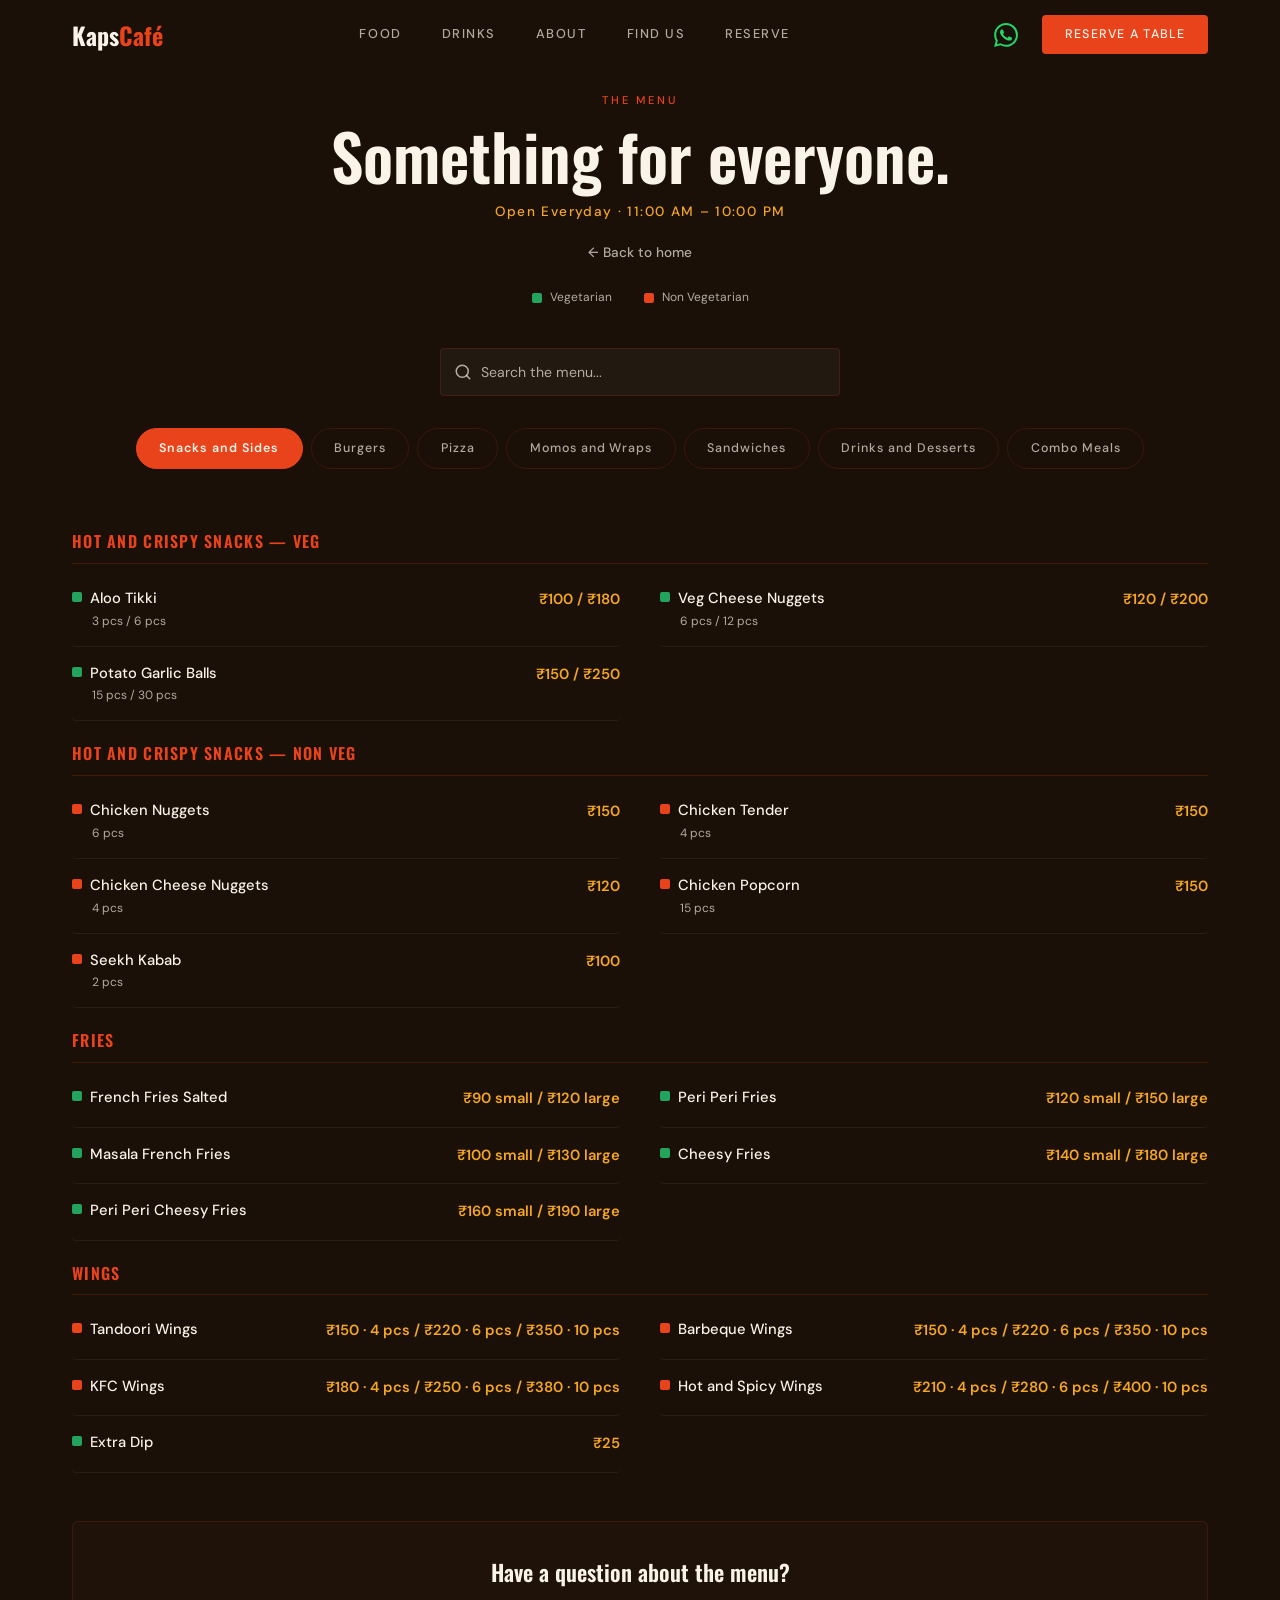
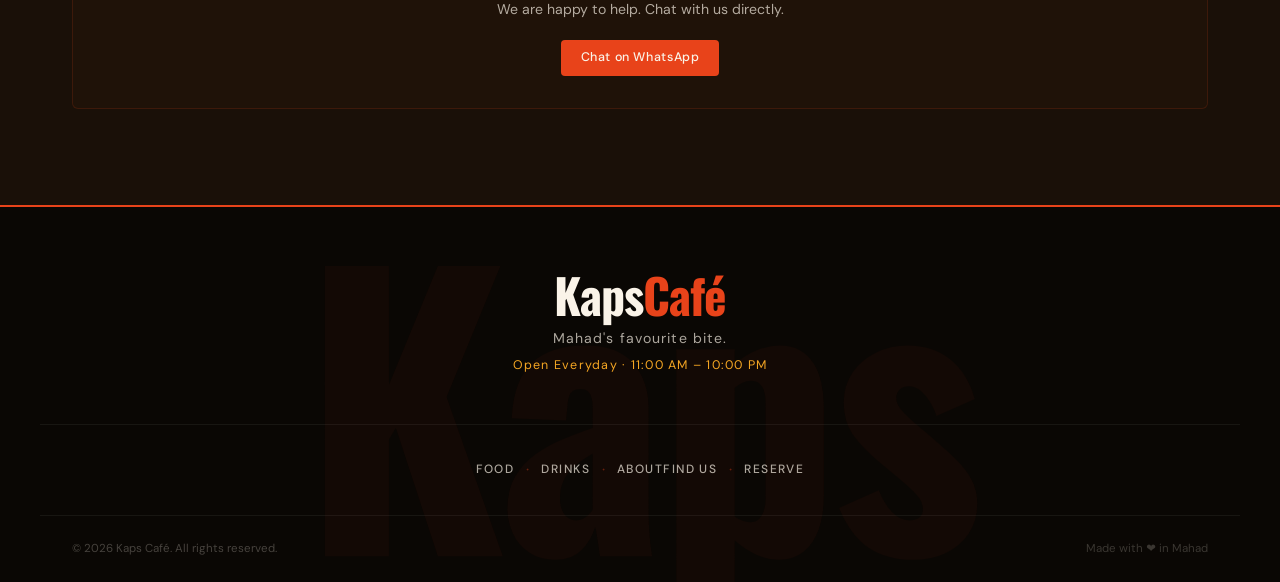
<file: menu.html>
<!DOCTYPE html>
<html lang="en">
<head>
  <meta charset="UTF-8">
  <meta name="viewport" content="width=device-width, initial-scale=1.0">
  <title>Menu — Kaps Café | Burgers, Pizza, Momos, Drinks and More</title>

  <meta name="description" content="Browse the full Kaps Café menu in Mahad — burgers, pizza, momos, shawarma, wraps, shakes, combos and more. Open everyday 11:00 AM to 10:00 PM.">
  <meta name="robots" content="index, follow">
  <meta name="theme-color" content="#E8431A">

  <meta property="og:type" content="website">
  <meta property="og:site_name" content="Kaps Café">
  <meta property="og:title" content="Menu — Kaps Café Mahad">
  <meta property="og:description" content="Full menu: burgers, pizza, momos, drinks, combos and more at Kaps Café, Mahad.">
  <meta property="og:url" content="https://www.kapscafe.in/menu.html">
  <meta property="og:image" content="https://images.unsplash.com/photo-1568901346375-23c9450c58cd?w=1200&q=80">

  <link rel="canonical" href="https://www.kapscafe.in/menu.html">

  <link rel="icon" href="data:image/svg+xml,%3Csvg xmlns='http://www.w3.org/2000/svg' viewBox='0 0 32 32'%3E%3Crect width='32' height='32' rx='6' fill='%230F0A08'/%3E%3Ctext x='16' y='23' text-anchor='middle' font-family='Arial,sans-serif' font-size='20' font-weight='700' fill='%23E8431A'%3EK%3C/text%3E%3C/svg%3E" type="image/svg+xml">

  <link rel="preconnect" href="https://fonts.googleapis.com">
  <link rel="preconnect" href="https://fonts.gstatic.com" crossorigin>

  <link rel="stylesheet" href="assets/css/variables.css">
  <link rel="stylesheet" href="assets/css/base.css">
  <link rel="stylesheet" href="assets/css/nav.css">
  <link rel="stylesheet" href="assets/css/menu.css">
  <link rel="stylesheet" href="assets/css/footer.css">
  <link rel="stylesheet" href="assets/css/responsive.css">
</head>
<body class="page-menu">

  <a href="#menu" class="skip-link">Skip to menu</a>

  <header class="nav" id="nav" role="navigation" aria-label="Main navigation">
    <div class="nav__inner">
      <a href="index.html" class="nav__logo" id="nav-logo" aria-label="Kaps Café — back to home">
        <span class="nav__logo-kaps">Kaps</span><span class="nav__logo-cafe"> Café</span>
      </a>

      <nav class="nav__links" aria-label="Main navigation">
        <a href="menu.html?tab=burgers" class="nav__link nav__link--active" aria-current="page">Food</a>
        <a href="menu.html?tab=drinks" class="nav__link">Drinks</a>
        <a href="index.html#about" class="nav__link">About</a>
        <a href="index.html#find-us" class="nav__link">Find Us</a>
        <a href="index.html#reservation" class="nav__link">Reserve</a>
      </nav>

      <div class="nav__actions">
        <a
          href="https://wa.me/918805348821?text=Hi%20Kaps%20Caf%C3%A9!%20I%20have%20a%20question."
          class="nav__whatsapp"
          target="_blank"
          rel="noopener noreferrer"
          aria-label="Contact us on WhatsApp"
        >
          <svg class="nav__whatsapp-icon" xmlns="http://www.w3.org/2000/svg" viewBox="0 0 24 24" fill="currentColor" aria-hidden="true">
            <path d="M17.472 14.382c-.297-.149-1.758-.867-2.03-.967-.273-.099-.471-.148-.67.15-.197.297-.767.966-.94 1.164-.173.199-.347.223-.644.075-.297-.15-1.255-.463-2.39-1.475-.883-.788-1.48-1.761-1.653-2.059-.173-.297-.018-.458.13-.606.134-.133.298-.347.446-.52.149-.174.198-.298.298-.497.099-.198.05-.371-.025-.52-.075-.149-.669-1.612-.916-2.207-.242-.579-.487-.5-.669-.51-.173-.008-.371-.01-.57-.01-.198 0-.52.074-.792.372-.272.297-1.04 1.016-1.04 2.479 0 1.462 1.065 2.875 1.213 3.074.149.198 2.096 3.2 5.077 4.487.709.306 1.262.489 1.694.625.712.227 1.36.195 1.871.118.571-.085 1.758-.719 2.006-1.413.248-.694.248-1.289.173-1.413-.074-.124-.272-.198-.57-.347m-5.421 7.403h-.004a9.87 9.87 0 0 1-5.031-1.378l-.361-.214-3.741.982.998-3.648-.235-.374a9.86 9.86 0 0 1-1.51-5.26c.001-5.45 4.436-9.884 9.888-9.884 2.64 0 5.122 1.03 6.988 2.898a9.825 9.825 0 0 1 2.893 6.994c-.003 5.45-4.435 9.884-9.885 9.884m8.413-18.297A11.815 11.815 0 0 0 12.05 0C5.495 0 .16 5.335.157 11.892c0 2.096.547 4.142 1.588 5.945L.057 24l6.305-1.654a11.882 11.882 0 0 0 5.683 1.448h.005c6.554 0 11.89-5.335 11.893-11.893a11.821 11.821 0 0 0-3.48-8.413z"/>
          </svg>
        </a>

        <a href="index.html#reservation" class="nav__reserve">
          <span class="nav__reserve-full">Reserve a Table</span>
          <span class="nav__reserve-short">Reserve</span>
        </a>

        <button
          class="nav__hamburger"
          id="nav-hamburger"
          type="button"
          aria-label="Open menu"
          aria-expanded="false"
          aria-controls="nav-overlay"
        >
          <span class="nav__hamburger-line"></span>
          <span class="nav__hamburger-line"></span>
          <span class="nav__hamburger-line"></span>
        </button>
      </div>
    </div>
  </header>

  <div class="nav__overlay" id="nav-overlay" aria-hidden="true">
    <button class="nav__close" id="nav-close" type="button" aria-label="Close menu">
      <span class="nav__close-icon" aria-hidden="true">&times;</span>
    </button>

    <nav class="nav__overlay-links" aria-label="Mobile navigation">
      <a href="menu.html?tab=burgers" class="nav__overlay-link">Food</a>
      <a href="menu.html?tab=drinks" class="nav__overlay-link">Drinks</a>
      <a href="index.html#about" class="nav__overlay-link">About</a>
      <a href="index.html#find-us" class="nav__overlay-link">Find Us</a>
      <a href="index.html#reservation" class="nav__overlay-link">Reserve</a>
    </nav>
  </div>

  <main id="main" role="main">

  <section id="menu" class="menu menu--full">
    <div class="menu__inner">
      <header class="menu__header">
        <p class="menu__eyebrow">THE MENU</p>
        <h1 class="menu__title">Something for everyone.</h1>
        <p class="menu__hours">Open Everyday · 11:00 AM – 10:00 PM</p>
        <p class="menu__back-home"><a href="index.html">← Back to home</a></p>
      </header>

      <div class="menu__legend" aria-label="Dietary indicators">
        <div class="menu__legend-item">
          <span class="menu__legend-dot menu__legend-dot--veg" aria-hidden="true"></span>
          <span>Vegetarian</span>
        </div>
        <div class="menu__legend-item">
          <span class="menu__legend-dot menu__legend-dot--nonveg" aria-hidden="true"></span>
          <span>Non Vegetarian</span>
        </div>
      </div>

      <div class="menu__search-wrap">
        <svg class="menu__search-icon" xmlns="http://www.w3.org/2000/svg" viewBox="0 0 24 24" fill="none" stroke="currentColor" stroke-width="2" stroke-linecap="round" stroke-linejoin="round" aria-hidden="true">
          <circle cx="11" cy="11" r="8"></circle>
          <line x1="21" y1="21" x2="16.65" y2="16.65"></line>
        </svg>
        <input
          type="search"
          class="menu__search"
          id="menu-search"
          placeholder="Search the menu..."
          autocomplete="off"
          aria-label="Search the menu"
        >
      </div>

      <div class="menu__tabs-wrap">
        <div class="menu__tabs" id="menu-tabs" role="tablist" aria-label="Menu categories"></div>
      </div>

      <div class="menu__body" id="menu-body">
        <div class="menu__panels" id="menu-panels"></div>

        <div class="menu__no-results" id="menu-no-results" hidden>
          <p class="menu__no-results-text">No results in this category. Try another tab.</p>
          <div class="menu__no-results-actions">
            <button type="button" class="menu__btn menu__btn--primary" id="menu-search-all-btn">Search All Tabs</button>
            <button type="button" class="menu__btn menu__btn--ghost" id="menu-clear-search-btn">Clear Search</button>
          </div>
        </div>

        <div class="menu__search-results" id="menu-search-results" hidden></div>
      </div>

      <div class="menu__band">
        <p class="menu__band-title">Have a question about the menu?</p>
        <p class="menu__band-sub">We are happy to help. Chat with us directly.</p>
        <a
          href="https://wa.me/918805348821?text=Hi%20Kaps%20Caf%C3%A9!%20I%20have%20a%20question%20about%20the%20menu."
          class="menu__whatsapp-btn"
          target="_blank"
          rel="noopener noreferrer"
        >Chat on WhatsApp</a>
      </div>
    </div>
  </section>

  </main>

  <footer id="footer" class="footer">
    <span class="footer__watermark" aria-hidden="true">Kaps</span>

    <div class="footer__brand">
      <p class="footer__logo">
        <span class="footer__logo-kaps">Kaps</span><span class="footer__logo-cafe">Café</span>
      </p>
      <p class="footer__tagline">Mahad's favourite bite.</p>
      <p class="footer__hours">Open Everyday · 11:00 AM – 10:00 PM</p>
    </div>

    <nav class="footer__nav" aria-label="Footer navigation">
      <a href="menu.html?tab=burgers" class="footer__nav-link">Food</a>
      <span class="footer__nav-dot" aria-hidden="true">·</span>
      <a href="menu.html?tab=drinks" class="footer__nav-link">Drinks</a>
      <span class="footer__nav-dot" aria-hidden="true">·</span>
      <a href="index.html#about" class="footer__nav-link">About</a>
      <span class="footer__nav-break" aria-hidden="true"></span>
      <a href="index.html#find-us" class="footer__nav-link">Find Us</a>
      <span class="footer__nav-dot" aria-hidden="true">·</span>
      <a href="index.html#reservation" class="footer__nav-link">Reserve</a>
    </nav>

    <div class="footer__bar">
      <p class="footer__copyright">© 2026 Kaps Café. All rights reserved.</p>
      <p class="footer__love">Made with ❤️ in Mahad</p>
    </div>
  </footer>

  <button type="button" class="back-to-top" id="back-to-top" aria-label="Back to top" hidden>
    <svg xmlns="http://www.w3.org/2000/svg" viewBox="0 0 24 24" fill="none" stroke="currentColor" stroke-width="2.5" stroke-linecap="round" stroke-linejoin="round" aria-hidden="true">
      <polyline points="18 15 12 9 6 15"></polyline>
    </svg>
  </button>

  <script src="assets/js/main.js"></script>
  <script src="assets/js/nav.js"></script>
  <script src="assets/js/menu.js"></script>
</body>
</html>
</file>
<file: assets/css/variables.css>
:root {
  /* Colors */
  --bg-primary: #0F0A08;
  --bg-secondary: #1A1008;
  --bg-card: #1F1208;
  --accent-red: #E8431A;
  --accent-gold: #F5A623;
  --cream: #FAF3E8;
  --cream-muted: rgba(250, 243, 232, 0.68);
  --cream-faint: rgba(250, 243, 232, 0.2);
  --border-subtle: rgba(232, 67, 26, 0.15);
  --veg-green: #22A45D;
  --nonveg-red: #E8431A;

  /* Typography */
  --font-display: 'Oswald', 'Oswald Fallback', sans-serif;
  --font-body: 'DM Sans', 'DM Sans Fallback', system-ui, sans-serif;

  /* Spacing */
  --section-padding: 6rem 0;
  --container-max: 1200px;
  --container-padding: 0 2rem;

  /* Transitions */
  --ease-smooth: cubic-bezier(0.25, 0.46, 0.45, 0.94);
  --ease-snap: cubic-bezier(0.34, 1.56, 0.64, 1);
  --duration-fast: 180ms;
  --duration-mid: 350ms;
}
</file>
<file: assets/css/base.css>
@import url('https://fonts.googleapis.com/css2?family=DM+Sans:wght@300;400;500&family=Oswald:wght@400;500;600;700&display=swap');

@font-face {
  font-family: 'DM Sans Fallback';
  font-style: normal;
  font-weight: 300 500;
  src: local('Segoe UI'), local('Arial');
  size-adjust: 100%;
  ascent-override: 92%;
}

@font-face {
  font-family: 'Oswald Fallback';
  font-style: normal;
  font-weight: 400 700;
  src: local('Arial Narrow'), local('Arial');
  size-adjust: 98%;
  ascent-override: 88%;
}

*,
*::before,
*::after {
  box-sizing: border-box;
  margin: 0;
  padding: 0;
}

html {
  scroll-behavior: smooth;
  scroll-padding-top: 70px;
  overflow-x: hidden;
  -webkit-text-size-adjust: 100%;
  text-size-adjust: 100%;
}

body {
  background-color: var(--bg-primary);
  color: var(--cream);
  font-family: var(--font-body);
  font-weight: 400;
  line-height: 1.6;
  overflow-x: hidden;
  -webkit-overflow-scrolling: touch;
  -webkit-font-smoothing: antialiased;
  -moz-osx-font-smoothing: grayscale;
  -webkit-text-size-adjust: 100%;
  text-size-adjust: 100%;
}

section {
  contain: layout;
}

@media (max-width: 768px) {
  section {
    max-width: 100vw;
    overflow-x: hidden;
  }

  img {
    max-width: 100%;
    height: auto;
  }
}
img,
picture,
video,
canvas,
svg {
  display: block;
  max-width: 100%;
}

input,
button,
textarea,
select,
a {
  -webkit-tap-highlight-color: transparent;
}

input,
button,
textarea,
select {
  font: inherit;
}

a {
  color: inherit;
  text-decoration: none;
}

ul,
ol {
  list-style: none;
}

/* Skip link */
.skip-link {
  position: absolute;
  width: 1px;
  height: 1px;
  padding: 0;
  margin: -1px;
  overflow: hidden;
  clip: rect(0, 0, 0, 0);
  white-space: nowrap;
  border: 0;
}

.skip-link:focus {
  position: static;
  width: auto;
  height: auto;
  margin: 0;
  padding: 0.5rem 1rem;
  overflow: visible;
  clip: auto;
  white-space: normal;
  background: var(--accent-red);
  color: var(--cream);
  z-index: 999;
}

/* Keyboard focus */
a:focus-visible,
button:focus-visible,
input:focus-visible,
select:focus-visible,
textarea:focus-visible,
[tabindex]:focus-visible {
  outline: 2px solid var(--accent-red);
  outline-offset: 3px;
}

a:focus:not(:focus-visible),
button:focus:not(:focus-visible),
input:focus:not(:focus-visible),
select:focus:not(:focus-visible),
textarea:focus:not(:focus-visible) {
  outline: none;
}

/* Custom scrollbar */
::-webkit-scrollbar {
  width: 8px;
}

::-webkit-scrollbar-track {
  background: var(--bg-primary);
}

::-webkit-scrollbar-thumb {
  background: var(--accent-red);
  border-radius: 4px;
}

::-webkit-scrollbar-thumb:hover {
  background: #f05a2e;
}

* {
  scrollbar-width: thin;
  scrollbar-color: var(--accent-red) var(--bg-primary);
}
</file>
<file: assets/css/nav.css>
/* ── Navbar shell ── */

.nav {
  position: fixed;
  top: 0;
  left: 0;
  right: 0;
  z-index: 1000;
  height: 70px;
  background: transparent;
  border-bottom: 1px solid transparent;
  transition:
    background 300ms var(--ease-smooth),
    border-color 300ms var(--ease-smooth),
    backdrop-filter 300ms var(--ease-smooth);
}

.nav--scrolled {
  background: rgba(15, 10, 8, 0.92);
  backdrop-filter: blur(20px);
  -webkit-backdrop-filter: blur(20px);
  border-bottom-color: rgba(232, 67, 26, 0.2);
}

.nav__inner {
  display: flex;
  align-items: center;
  justify-content: space-between;
  max-width: var(--container-max);
  height: 100%;
  margin: 0 auto;
  padding: var(--container-padding);
}

/* ── Logo ── */

.nav__logo {
  display: flex;
  align-items: baseline;
  flex-shrink: 0;
  font-family: var(--font-display);
  font-size: 1.5rem;
  font-weight: 700;
  line-height: 1;
  white-space: nowrap;
}

.nav__logo-kaps {
  color: var(--cream);
}

.nav__logo-cafe {
  color: var(--accent-red);
}

/* ── Center links ── */

.nav__links {
  display: flex;
  align-items: center;
  gap: 2.5rem;
}

.nav__link {
  position: relative;
  font-family: var(--font-body);
  font-size: 0.8rem;
  font-weight: 500;
  letter-spacing: 0.12em;
  text-transform: uppercase;
  color: var(--cream-muted);
  transition: color var(--duration-fast) var(--ease-smooth);
}

.nav__link::after {
  content: '';
  position: absolute;
  left: 0;
  bottom: -4px;
  width: 100%;
  height: 2px;
  background: var(--accent-red);
  transform: scaleX(0);
  transform-origin: left;
  transition: transform var(--duration-mid) var(--ease-smooth);
}

@media (hover: hover) {
  .nav__link:hover {
    color: var(--cream);
  }

  .nav__link:hover::after {
    transform: scaleX(1);
  }
}

/* ── Action buttons ── */

.nav__actions {
  display: flex;
  align-items: center;
  gap: 1rem;
  flex-shrink: 0;
}

.nav__whatsapp {
  display: flex;
  align-items: center;
  justify-content: center;
  width: 40px;
  height: 40px;
  border-radius: 50%;
  color: #25d366;
  transition:
    transform var(--duration-fast) var(--ease-snap),
    background var(--duration-fast) var(--ease-smooth);
}

@media (hover: hover) {
  .nav__whatsapp:hover {
    transform: scale(1.08);
    background: rgba(37, 211, 102, 0.1);
  }

  .nav__reserve:hover {
    background: #d03a15;
    transform: scale(1.03);
  }

  .nav__close:hover {
    color: var(--accent-red);
  }

  .nav__overlay-link:hover {
    color: var(--accent-red);
  }
}

.nav__whatsapp-icon {
  width: 24px;
  height: 24px;
}

.nav__reserve {
  display: inline-flex;
  align-items: center;
  justify-content: center;
  padding: 0.6rem 1.4rem;
  background: var(--accent-red);
  color: var(--cream);
  border-radius: 4px;
  font-family: var(--font-body);
  font-size: 0.78rem;
  font-weight: 500;
  letter-spacing: 0.1em;
  text-transform: uppercase;
  white-space: nowrap;
  transition:
    background var(--duration-fast) var(--ease-smooth),
    transform var(--duration-fast) var(--ease-snap);
}

.nav__reserve-short {
  display: none;
}

/* ── Hamburger (hidden on desktop) ── */

.nav__hamburger {
  display: none;
  flex-direction: column;
  justify-content: center;
  align-items: center;
  gap: 5px;
  width: 40px;
  height: 40px;
  padding: 0;
  background: none;
  border: none;
  cursor: pointer;
  color: var(--cream);
}

.nav__hamburger-line {
  display: block;
  width: 22px;
  height: 2px;
  background: var(--cream);
  border-radius: 1px;
  transition:
    transform var(--duration-mid) var(--ease-smooth),
    opacity var(--duration-fast) var(--ease-smooth);
}

/* ── Mobile overlay ── */

.nav__overlay {
  position: fixed;
  inset: 0;
  z-index: 1100;
  display: flex;
  align-items: center;
  justify-content: center;
  background: var(--bg-primary);
  opacity: 0;
  visibility: hidden;
  transition:
    opacity var(--duration-mid) var(--ease-smooth),
    visibility var(--duration-mid) var(--ease-smooth);
}

.nav__overlay--open {
  opacity: 1;
  visibility: visible;
}

.nav__close {
  position: absolute;
  top: 1.25rem;
  right: 1.5rem;
  display: flex;
  align-items: center;
  justify-content: center;
  width: 56px;
  height: 56px;
  padding: 0;
  background: none;
  border: none;
  cursor: pointer;
  color: var(--cream);
  transition: color var(--duration-fast) var(--ease-smooth);
}

.nav__close-icon {
  font-family: var(--font-display);
  font-size: 3rem;
  font-weight: 300;
  line-height: 1;
}

.nav__overlay-links {
  display: flex;
  flex-direction: column;
  align-items: center;
  gap: 1.5rem;
}

.nav__overlay-link {
  font-family: var(--font-display);
  font-size: 3rem;
  font-weight: 500;
  line-height: 1.2;
  color: var(--cream);
  text-transform: uppercase;
  letter-spacing: 0.04em;
  transition: color var(--duration-fast) var(--ease-smooth);
}

/* ── Mobile ── */

@media (max-width: 768px) {
  .nav {
    height: 60px;
  }

  .nav__logo {
    font-size: 1.2rem;
  }

  .nav__links {
    display: none;
  }

  .nav__hamburger {
    display: flex;
    width: 44px;
    height: 44px;
  }

  .nav__whatsapp {
    width: 44px;
    height: 44px;
  }

  .nav__whatsapp-icon {
    width: 26px;
    height: 26px;
  }

  .nav__reserve {
    padding: 0.5rem 0.85rem;
    font-size: 0.875rem;
    min-height: 44px;
  }

  .nav__reserve-full {
    display: none;
  }

  .nav__reserve-short {
    display: inline;
  }

  .nav__actions {
    gap: 0.5rem;
  }

  .nav__close {
    position: fixed;
    top: 1rem;
    right: 1rem;
    width: 44px;
    height: 44px;
  }

  .nav__close-icon {
    font-size: 2.25rem;
  }

  .nav__overlay-link {
    font-size: 2.8rem;
    min-height: 60px;
    display: flex;
    align-items: center;
    justify-content: center;
  }
}
</file>
<file: assets/css/menu.css>
/* ══════════════════════════════════════
   MENU SECTION
   ══════════════════════════════════════ */

.menu {
  background: var(--bg-secondary);
  padding: var(--section-padding);
}

.menu__inner {
  max-width: var(--container-max);
  margin: 0 auto;
  padding: var(--container-padding);
}

/* ── Header ── */

.menu__header {
  margin-bottom: 1.5rem;
  text-align: center;
}

.menu__eyebrow {
  margin-bottom: 0.75rem;
  font-family: var(--font-body);
  font-size: 0.7rem;
  font-weight: 500;
  letter-spacing: 0.25em;
  text-transform: uppercase;
  color: var(--accent-red);
}

.menu__title {
  font-family: var(--font-display);
  font-size: clamp(2.5rem, 5vw, 4rem);
  font-weight: 600;
  line-height: 1.05;
  color: var(--cream);
}

.menu__hours {
  margin-top: 0.75rem;
  font-family: var(--font-body);
  font-size: 0.85rem;
  font-weight: 500;
  letter-spacing: 0.1em;
  color: var(--accent-gold);
}

/* ── Legend ── */

.menu__legend {
  display: flex;
  flex-wrap: wrap;
  justify-content: center;
  gap: 2rem;
  margin-bottom: 2.5rem;
}

.menu__legend-item {
  display: flex;
  align-items: center;
  gap: 0.5rem;
  font-family: var(--font-body);
  font-size: 0.75rem;
  color: var(--cream-muted);
}

.menu__legend-dot {
  flex-shrink: 0;
  width: 10px;
  height: 10px;
  border-radius: 2px;
}

.menu__legend-dot--veg {
  background: var(--veg-green);
}

.menu__legend-dot--nonveg {
  background: var(--nonveg-red);
}

/* ── Search ── */

.menu__search-wrap {
  position: relative;
  max-width: 400px;
  margin: 0 auto 2rem;
}

.menu__search-icon {
  position: absolute;
  top: 50%;
  left: 0.85rem;
  width: 18px;
  height: 18px;
  color: var(--cream-muted);
  pointer-events: none;
  transform: translateY(-50%);
}

.menu__search {
  width: 100%;
  padding: 0.75rem 1rem 0.75rem 2.5rem;
  background: rgba(255, 255, 255, 0.04);
  border: 1px solid var(--border-subtle);
  border-radius: 4px;
  font-family: var(--font-body);
  font-size: 0.88rem;
  color: var(--cream);
  outline: none;
  transition: border-color 250ms var(--ease-smooth);
}

.menu__search::placeholder {
  color: var(--cream-muted);
}

.menu__search:focus {
  border-color: var(--accent-red);
}

.menu__search::-webkit-search-cancel-button {
  -webkit-appearance: none;
}

/* ── Tabs ── */

.menu__tabs-wrap {
  margin-bottom: 2.5rem;
}

.menu__tabs {
  display: flex;
  flex-wrap: wrap;
  justify-content: center;
  gap: 0.5rem;
}

.menu__tab {
  flex-shrink: 0;
  padding: 0.6rem 1.4rem;
  background: transparent;
  border: 1px solid var(--border-subtle);
  border-radius: 100px;
  font-family: var(--font-body);
  font-size: 0.78rem;
  font-weight: 500;
  letter-spacing: 0.08em;
  color: var(--cream-muted);
  cursor: pointer;
  transition: all 250ms var(--ease-smooth);
}

.menu__tab--active {
  background: var(--accent-red);
  border-color: var(--accent-red);
  color: var(--cream);
  font-weight: 600;
}

@media (hover: hover) {
  .menu__tab:hover {
    border-color: var(--accent-red);
    color: var(--cream);
  }

  .menu__tab--active:hover {
    color: var(--cream);
  }

  .menu-item:hover {
    padding-left: 0.5rem;
    background: rgba(232, 67, 26, 0.04);
  }

  .menu__whatsapp-btn:hover,
  .menu__btn--primary:hover {
    background: #d03a15;
  }

  .menu__btn--ghost:hover {
    border-color: var(--accent-red);
    color: var(--cream);
  }
}

/* ── Tab panels ── */

.menu__body {
  opacity: 0;
  transform: translateY(30px);
  transition:
    opacity 0.6s var(--ease-smooth),
    transform 0.6s var(--ease-smooth);
}

.menu__body--visible {
  opacity: 1;
  transform: translateY(0);
}

.menu__panels {
  position: relative;
  min-height: 200px;
}

.menu__panels:has(.menu__grid--searching) {
  min-height: 0;
}

.menu__panel {
  display: none;
  opacity: 0;
  transform: translateY(8px);
  transition:
    opacity 200ms var(--ease-smooth),
    transform 300ms var(--ease-smooth);
}

.menu__panel--active {
  display: block;
}

.menu__panel--visible {
  opacity: 1;
  transform: translateY(0);
}

.menu__panel--leaving {
  opacity: 0;
  transform: translateY(-4px);
}

.menu__panel--entering {
  opacity: 0;
  transform: translateY(8px);
}

/* ── Menu grid ── */

.menu__grid {
  display: grid;
  grid-template-columns: repeat(2, 1fr);
  gap: 0 2.5rem;
}

/* ── Section headers within tabs ── */

.menu-section-header {
  grid-column: 1 / -1;
  margin-bottom: 0.5rem;
  padding: 1.25rem 0 0.5rem;
  border-bottom: 1px solid rgba(232, 67, 26, 0.2);
  font-family: var(--font-display);
  font-size: 1rem;
  font-weight: 600;
  letter-spacing: 0.08em;
  text-transform: uppercase;
  color: var(--accent-red);
  opacity: 0;
  transform: translateY(12px);
  transition:
    opacity 0.5s var(--ease-smooth),
    transform 0.5s var(--ease-smooth);
}

.menu-section-header--visible {
  opacity: 1;
  transform: translateY(0);
}

/* ── Notes ── */

.menu-note {
  grid-column: 1 / -1;
  margin: 0.25rem 0 0.5rem 1.25rem;
  font-family: var(--font-body);
  font-size: 0.72rem;
  font-style: italic;
  color: var(--cream-muted);
}

.menu-note--section {
  margin-left: 0;
  margin-top: -0.25rem;
  margin-bottom: 0.75rem;
}

/* ── Combo info box ── */

.menu-info-box {
  grid-column: 1 / -1;
  margin-bottom: 1.5rem;
  padding: 1rem 1.25rem;
  background: rgba(232, 67, 26, 0.08);
  border: 1px solid rgba(232, 67, 26, 0.25);
  border-radius: 6px;
}

.menu-info-box__text {
  margin-bottom: 1rem;
  font-family: var(--font-body);
  font-size: 0.88rem;
  line-height: 1.6;
  color: var(--cream-muted);
}

.menu__combo-footer {
  grid-column: 1 / -1;
  margin-top: 2rem;
  font-family: var(--font-body);
  font-size: 0.75rem;
  font-style: italic;
  text-align: center;
  color: var(--cream-muted);
}

/* ── Menu item row ── */

.menu-item {
  display: flex;
  align-items: flex-start;
  justify-content: space-between;
  gap: 1rem;
  padding: 1rem 0;
  border-bottom: 1px solid rgba(250, 243, 232, 0.06);
  border-radius: 4px;
  transition:
    background 200ms var(--ease-smooth),
    padding-left 200ms var(--ease-smooth),
    opacity 200ms var(--ease-smooth),
    height 200ms var(--ease-smooth),
    padding 200ms var(--ease-smooth),
    margin 200ms var(--ease-smooth),
    border-color 200ms var(--ease-smooth);
}

.menu-item--faded {
  display: none;
}

.menu__grid--searching {
  display: flex;
  flex-direction: column;
  gap: 0;
}

.menu__grid--searching .menu-section-header {
  width: 100%;
  margin-top: 0;
  padding-top: 1rem;
}

.menu__grid--searching .menu-section-header:first-child {
  padding-top: 0.25rem;
}

.menu__grid--searching .menu-note {
  width: 100%;
}

.menu__grid--searching .menu-info-box,
.menu__grid--searching .menu__combo-footer {
  width: 100%;
}

.menu__search-results .menu__grid {
  display: flex;
  flex-direction: column;
  gap: 0;
}

.menu-item__left {
  flex: 1;
  min-width: 0;
}

.menu-item__name-row {
  display: flex;
  align-items: flex-start;
}

.menu-item__diet {
  flex-shrink: 0;
  width: 10px;
  height: 10px;
  margin-top: 4px;
  margin-right: 0.5rem;
  border-radius: 2px;
}

.menu-item__diet--veg {
  background: var(--veg-green);
}

.menu-item__diet--nonveg {
  background: var(--nonveg-red);
}

.menu-item__name {
  font-family: var(--font-body);
  font-size: 0.92rem;
  font-weight: 500;
  line-height: 1.4;
  color: var(--cream);
}

.menu-item__name mark {
  background: transparent;
  color: var(--accent-gold);
  font-weight: 600;
}

.menu-item__desc {
  margin-top: 0.2rem;
  margin-left: 1.25rem;
  font-family: var(--font-body);
  font-size: 0.75rem;
  line-height: 1.5;
  color: var(--cream-muted);
}

.menu-item__price {
  flex-shrink: 0;
  font-family: var(--font-body);
  font-size: 0.92rem;
  font-weight: 600;
  color: var(--accent-gold);
  text-align: right;
  white-space: nowrap;
}

.menu-item__price--stacked {
  display: flex;
  flex-direction: column;
  align-items: flex-end;
  gap: 0.15rem;
  white-space: normal;
}

.menu-item__price-tier {
  font-size: 0.78rem;
  font-weight: 600;
  color: var(--accent-gold);
}

.menu-item__price-label {
  display: block;
  font-size: 0.65rem;
  font-weight: 400;
  color: var(--cream-muted);
}

/* ── Combo items ── */

.menu-combo {
  grid-column: 1 / -1;
}

/* ── Buttons ── */

.menu__whatsapp-btn,
.menu__btn--primary {
  display: inline-flex;
  align-items: center;
  justify-content: center;
  padding: 0.5rem 1.25rem;
  background: var(--accent-red);
  border: none;
  border-radius: 4px;
  font-family: var(--font-body);
  font-size: 0.78rem;
  font-weight: 500;
  letter-spacing: 0.05em;
  color: var(--cream);
  text-decoration: none;
  cursor: pointer;
  transition: background 200ms var(--ease-smooth);
}

.menu__btn--ghost {
  padding: 0.5rem 1.25rem;
  background: transparent;
  border: 1px solid var(--border-subtle);
  border-radius: 4px;
  font-family: var(--font-body);
  font-size: 0.78rem;
  font-weight: 500;
  color: var(--cream-muted);
  cursor: pointer;
  transition: all 200ms var(--ease-smooth);
}

/* ── No results ── */

.menu__no-results {
  padding: 3rem 1rem;
  text-align: center;
}

.menu__no-results-text {
  margin-bottom: 1.25rem;
  font-family: var(--font-body);
  font-size: 0.92rem;
  color: var(--cream-muted);
}

.menu__no-results-actions {
  display: flex;
  flex-wrap: wrap;
  justify-content: center;
  gap: 0.75rem;
}

/* ── Search all results ── */

.menu__search-results {
  margin-top: 0.5rem;
}

.menu__search-results-tab {
  margin-bottom: 2rem;
}

.menu__search-results-label {
  margin-bottom: 1rem;
  padding-bottom: 0.5rem;
  border-bottom: 1px solid var(--border-subtle);
  font-family: var(--font-display);
  font-size: 0.9rem;
  font-weight: 600;
  letter-spacing: 0.08em;
  text-transform: uppercase;
  color: var(--accent-red);
}

/* ── Bottom band ── */

.menu__band {
  margin-top: 3rem;
  padding: 2rem;
  background: var(--bg-card);
  border: 1px solid var(--border-subtle);
  border-radius: 6px;
  text-align: center;
}

.menu__band-title {
  font-family: var(--font-display);
  font-size: 1.4rem;
  font-weight: 600;
  color: var(--cream);
}

.menu__band-sub {
  margin-top: 0.5rem;
  margin-bottom: 1.25rem;
  font-family: var(--font-body);
  font-size: 0.88rem;
  color: var(--cream-muted);
}

/* ── Mobile ── */

@media (max-width: 768px) {
  .menu__search-wrap {
    max-width: none;
  }

  .menu__tabs-wrap {
    margin-right: -2rem;
    margin-left: -2rem;
    padding-right: 2rem;
    padding-left: 2rem;
    overflow-x: auto;
    -webkit-overflow-scrolling: touch;
    scrollbar-width: none;
  }

  .menu__tabs-wrap::-webkit-scrollbar {
    display: none;
  }

  .menu__tabs {
    flex-wrap: nowrap;
    justify-content: flex-start;
    width: max-content;
    min-width: 100%;
  }

  .menu__grid {
    grid-template-columns: 1fr;
    gap: 0;
  }

  .menu-item__price {
    font-size: 0.85rem;
  }
}

/* ── Teaser menu (homepage) ── */

.menu--teaser .menu__legend {
  margin-bottom: 1.5rem;
}

.menu__teaser-actions {
  margin-top: 2rem;
  text-align: center;
}

.menu__view-full-btn {
  display: inline-flex;
  align-items: center;
  justify-content: center;
  min-height: 48px;
  padding: 0.85rem 2rem;
  border: 2px solid var(--accent-red);
  border-radius: 999px;
  background: var(--accent-red);
  font-family: var(--font-body);
  font-size: 0.9rem;
  font-weight: 600;
  letter-spacing: 0.04em;
  text-transform: uppercase;
  color: var(--cream);
  text-decoration: none;
  transition:
    background var(--duration-fast) ease,
    border-color var(--duration-fast) ease,
    transform var(--duration-fast) ease;
}

.menu__teaser-note {
  margin-top: 0.75rem;
  font-family: var(--font-body);
  font-size: 0.85rem;
  color: var(--cream-muted);
}

.menu__grid--teaser {
  gap: 0;
}

/* ── Full menu page ── */

.page-menu .menu--full {
  padding-top: calc(60px + 2rem);
}

.menu__back-home {
  margin-top: 1rem;
}

.menu__back-home a {
  font-family: var(--font-body);
  font-size: 0.85rem;
  font-weight: 500;
  color: var(--cream-muted);
  text-decoration: none;
  transition: color var(--duration-fast) ease;
}

.menu__back-home a:hover {
  color: var(--accent-gold);
}

@media (prefers-reduced-motion: reduce) {
  .menu__body,
  .menu__panel,
  .menu-section-header {
    opacity: 1;
    transform: none;
    transition: none;
  }

  .menu-item--faded {
    display: none;
  }
}
</file>
<file: assets/css/footer.css>
/* ══════════════════════════════════════
   FOOTER
   ══════════════════════════════════════ */

.footer {
  position: relative;
  overflow: hidden;
  background: #0a0704;
  border-top: 2px solid var(--accent-red);
}

.footer__watermark {
  position: absolute;
  top: 50%;
  left: 50%;
  z-index: 0;
  font-family: var(--font-display);
  font-size: 28vw;
  font-weight: 700;
  letter-spacing: -0.02em;
  color: rgba(232, 67, 26, 0.04);
  white-space: nowrap;
  pointer-events: none;
  user-select: none;
  transform: translate(-50%, -50%);
}

/* ── Zone 1: Brand ── */

.footer__brand {
  position: relative;
  z-index: 1;
  max-width: var(--container-max);
  margin: 0 auto;
  padding: 4rem 2rem 3rem;
  text-align: center;
}

.footer__logo {
  font-family: var(--font-display);
  font-size: 3rem;
  font-weight: 700;
  line-height: 1;
  letter-spacing: -0.02em;
}

.footer__logo-kaps {
  color: var(--cream);
}

.footer__logo-cafe {
  color: var(--accent-red);
}

.footer__tagline {
  margin-top: 0.5rem;
  font-family: var(--font-body);
  font-size: 0.88rem;
  letter-spacing: 0.08em;
  color: var(--cream-muted);
}

.footer__hours {
  margin-top: 0.4rem;
  font-family: var(--font-body);
  font-size: 0.78rem;
  letter-spacing: 0.1em;
  color: var(--accent-gold);
}

.footer__social {
  display: flex;
  justify-content: center;
  gap: 1rem;
  margin-top: 1.5rem;
}

.footer__social-link {
  display: flex;
  align-items: center;
  justify-content: center;
  width: 44px;
  height: 44px;
  border: 1px solid rgba(250, 243, 232, 0.15);
  border-radius: 50%;
  color: rgba(250, 243, 232, 0.5);
  cursor: pointer;
  transition: all 300ms var(--ease-smooth);
}

.footer__social-link svg {
  width: 20px;
  height: 20px;
}

@media (hover: hover) {
  .footer__social-link--instagram:hover {
    border-color: #e1306c;
    background: rgba(225, 48, 108, 0.08);
    color: #e1306c;
    transform: scale(1.1);
  }

  .footer__social-link--whatsapp:hover {
    border-color: #25d366;
    background: rgba(37, 211, 102, 0.08);
    color: #25d366;
    transform: scale(1.1);
  }

  .footer__social-link--maps:hover {
    border-color: var(--accent-red);
    background: rgba(232, 67, 26, 0.08);
    color: var(--accent-red);
    transform: scale(1.1);
  }

  .footer__nav-link:hover {
    color: var(--accent-red);
  }

  .footer__nav-link--instagram:hover {
    color: #e1306c;
  }

  .footer__legal-link:hover {
    color: var(--cream-muted);
  }

  .back-to-top:hover,
  .back-to-top--visible:hover {
    transform: translateY(-2px) scale(1.1);
    box-shadow: 0 8px 24px rgba(232, 67, 26, 0.5);
  }
}

/* ── Zone 2: Navigation ── */

.footer__nav {
  position: relative;
  z-index: 1;
  display: flex;
  flex-wrap: wrap;
  justify-content: center;
  align-items: center;
  max-width: var(--container-max);
  margin: 0 auto;
  padding: 2rem;
  border-top: 1px solid rgba(250, 243, 232, 0.06);
}

.footer__nav-link {
  font-family: var(--font-body);
  font-size: 0.75rem;
  font-weight: 500;
  letter-spacing: 0.12em;
  text-transform: uppercase;
  color: var(--cream-muted);
  text-decoration: none;
  transition: color 200ms var(--ease-smooth);
}

.footer__nav-dot {
  margin: 0 0.75rem;
  color: rgba(232, 67, 26, 0.4);
  user-select: none;
}

/* ── Zone 3: Bottom bar ── */

.footer__bar {
  position: relative;
  z-index: 1;
  display: flex;
  flex-wrap: wrap;
  align-items: center;
  justify-content: space-between;
  gap: 0.5rem;
  max-width: var(--container-max);
  margin: 0 auto;
  padding: 1.5rem 2rem;
  border-top: 1px solid rgba(250, 243, 232, 0.06);
}

.footer__copyright,
.footer__love,
.footer__legal-link {
  font-family: var(--font-body);
  font-size: 0.72rem;
}

.footer__copyright {
  color: rgba(250, 243, 232, 0.25);
}

.footer__love {
  color: rgba(250, 243, 232, 0.2);
}

.footer__legal {
  display: flex;
  align-items: center;
  gap: 0.5rem;
}

.footer__legal-link {
  color: rgba(250, 243, 232, 0.25);
  text-decoration: none;
  transition: color 200ms var(--ease-smooth);
}

.footer__legal-dot {
  color: rgba(250, 243, 232, 0.25);
}

/* ── Back to top ── */

.back-to-top {
  position: fixed;
  right: 2rem;
  bottom: 2rem;
  z-index: 90;
  display: flex;
  align-items: center;
  justify-content: center;
  width: 44px;
  height: 44px;
  background: var(--accent-red);
  border: none;
  border-radius: 50%;
  color: var(--cream);
  cursor: pointer;
  box-shadow: 0 4px 16px rgba(232, 67, 26, 0.35);
  opacity: 0;
  pointer-events: none;
  transform: translateY(10px);
  transition:
    opacity 300ms var(--ease-snap),
    transform 300ms var(--ease-snap),
    box-shadow 300ms var(--ease-snap);
}

.back-to-top svg {
  width: 18px;
  height: 18px;
}

.back-to-top--visible {
  opacity: 1;
  pointer-events: all;
  transform: translateY(0);
}

/* ── Mobile ── */

@media (max-width: 768px) {
  .footer__brand {
    padding: 3rem 1.5rem 2.5rem;
  }

  .footer__logo {
    font-size: 2.5rem;
  }

  .footer__nav {
    padding: 1.5rem;
    gap: 0.35rem 0;
  }

  .footer__nav-dot {
    margin: 0 0.5rem;
  }

  .footer__bar {
    flex-direction: column;
    justify-content: center;
    text-align: center;
    padding: 1.5rem;
  }

  .footer__love {
    display: none;
  }

  .footer__legal {
    justify-content: center;
  }

  .back-to-top {
    right: 1rem;
    bottom: 1.5rem;
  }
}

@media (prefers-reduced-motion: reduce) {
  .footer__social-link:hover,
  .back-to-top:hover,
  .back-to-top--visible:hover {
    transform: none;
  }
}
</file>
<file: assets/css/responsive.css>
/* ══════════════════════════════════════
   Kaps Café — Mobile polish
   Tablet: max-width 768px
   Phone:  max-width 430px
   Desktop styles are unchanged.
   ══════════════════════════════════════ */

@media (max-width: 768px) {
  :root {
    --container-padding: 0 1.25rem;
    --section-padding: 3.5rem 0;
    --duration-fast: 140ms;
    --duration-mid: 280ms;
  }

  html {
    scroll-padding-top: 60px;
  }

  /* ── Touch feedback ── */
  .hero__cta:active,
  .nav__reserve:active,
  .nav__hamburger:active,
  .nav__close:active,
  .nav__whatsapp:active,
  .nav__overlay-link:active,
  .menu__tab:active,
  .menu__submit:active,
  .reservation__submit:active,
  .find-us__btn:active,
  .about__instagram:active,
  .instagram__follow:active,
  .footer__social-link:active,
  .footer__nav-link:active,
  .back-to-top:active,
  .menu__whatsapp-btn:active,
  .menu__btn--primary:active,
  .menu__btn--ghost:active,
  .menu__view-full-btn:active {
    transform: scale(0.97);
    opacity: 0.9;
  }

  /* ── Reduced reveal distances ── */
  .highlight-card {
    transform: translateY(20px);
    transition-duration: 0.45s;
  }

  .menu__body {
    transform: translateY(16px);
    transition-duration: 0.45s;
  }

  .about__media {
    transform: translateX(-20px);
    transition-duration: 0.5s;
  }

  .about__content {
    transform: translateX(20px);
    transition-duration: 0.5s;
  }

  .about__stat {
    transform: translateY(10px);
    transition-duration: 0.4s;
  }

  .instagram__header,
  .instagram__footer,
  .find-us__header {
    transform: translateY(12px);
    transition-duration: 0.45s;
  }

  .find-us__map-col {
    transform: translateX(-20px);
    transition-duration: 0.5s;
  }

  .find-us__details {
    transform: translateX(20px);
    transition-duration: 0.5s;
  }

  .find-us__block,
  .instagram__cell {
    transform: translateY(10px);
    transition-duration: 0.35s;
  }

  .hero--loaded .hero__eyebrow,
  .hero--loaded .hero__subtitle,
  .hero--loaded .hero__actions {
    animation-duration: 0.5s;
  }

  .hero--loaded .hero__title-line .hero__title-text {
    animation-duration: 0.6s;
  }

  /* ── Minimum readable text (14px) ── */
  .nav__reserve,
  .marquee__text,
  .menu__legend-item,
  .menu-note,
  .menu__combo-footer,
  .menu-item__desc,
  .reservation__label,
  .reservation__hint,
  .reservation__error,
  .reservation__submit-note,
  .reservation__card-sub,
  .find-us__block-label,
  .find-us__block-hint,
  .find-us__block-link,
  .find-us__live-text,
  .footer__nav-link,
  .footer__copyright,
  .footer__legal-link,
  .instagram__footer-note,
  .highlight-card__link,
  .about__stat-label,
  .highlight-card__desc,
  .highlight-card__price,
  .menu__hours,
  .menu__tab {
    font-size: 0.875rem;
  }

  /* ── Hero ── */
  .hero__inner {
    justify-content: center;
    text-align: center;
    padding-top: calc(60px + 1.5rem);
    padding-right: 1.25rem;
    padding-bottom: 7.5rem;
    padding-left: 1.25rem;
  }

  .hero__content {
    display: flex;
    flex-direction: column;
    align-items: center;
  }

  .hero__eyebrow {
    font-size: 0.65rem;
  }

  .hero__subtitle {
    max-width: 90%;
    margin-left: auto;
    margin-right: auto;
  }

  .hero__actions {
    flex-direction: column;
    align-items: center;
    width: 100%;
    gap: 0.75rem;
    margin-bottom: 0.5rem;
  }

  .hero__cta {
    width: 85%;
    min-height: 52px;
    padding-top: 0;
    padding-bottom: 0;
    font-size: 0.875rem;
  }

  .hero__scroll {
    bottom: 1.25rem;
    gap: 0.35rem;
    padding: 0.25rem;
  }

  .hero__scroll-text {
    display: none;
  }

  .hero__scroll-line {
    height: 28px;
  }

  .hero__scroll-chevron {
    width: 16px;
    height: 16px;
  }

  /* ── Marquee ── */
  .marquee__track {
    animation-duration: 18s;
  }

  .marquee__text {
    font-size: 0.75rem;
  }

  /* ── Food highlights carousel (transform-based, page scroll friendly) ── */
  .highlights__grid--carousel {
    overflow: hidden;
    padding-right: 1.25rem;
    padding-left: 1.25rem;
  }

  .highlights__track {
    display: flex;
    gap: 1rem;
    will-change: transform;
    transition: transform 0.4s var(--ease-smooth);
  }

  .highlights__track--dragging {
    transition: none;
  }

  .highlights__dot {
    cursor: pointer;
  }

  .highlight-card {
    flex: 0 0 85vw;
    min-width: 85vw;
    height: 320px;
    scroll-snap-align: none;
  }

  .highlight-card--visible:hover {
    transform: translateY(0);
    box-shadow: none;
  }

  .highlight-card--tapped {
    transform: translateY(-8px);
    box-shadow: 0 30px 60px rgba(0, 0, 0, 0.5);
  }

  .highlight-card--visible.highlight-card--tapped {
    transform: translateY(-8px);
  }

  .highlights__dots {
    display: flex;
    justify-content: center;
    align-items: center;
    gap: 0.5rem;
    margin-top: 1.25rem;
  }

  .highlights__dot {
    display: block;
    width: 6px;
    height: 6px;
    padding: 0;
    border: none;
    border-radius: 50%;
    background: rgba(250, 243, 232, 0.25);
    transition:
      width 200ms var(--ease-smooth),
      height 200ms var(--ease-smooth),
      background 200ms var(--ease-smooth);
  }

  .highlights__dot--active {
    width: 8px;
    height: 8px;
    background: var(--accent-red);
  }

  /* ── Menu ── */
  .menu__tabs-wrap {
    margin-right: -1.25rem;
    margin-left: -1.25rem;
    padding-right: 1.25rem;
    padding-left: 1.25rem;
    overflow-x: auto;
    -webkit-overflow-scrolling: touch;
    scrollbar-width: none;
    overscroll-behavior-x: contain;
    touch-action: pan-x pan-y;
  }

  .menu__tab {
    flex-shrink: 0;
    white-space: nowrap;
    min-height: 44px;
  }

  .menu__search {
    min-height: 48px;
  }

  .menu-section-header {
    font-size: 0.88rem;
    margin-top: 1rem;
  }

  .menu-item {
    padding: 0.85rem 0;
  }

  #menu-panel-pizza .menu-item__desc,
  .menu--teaser .menu-item[data-tab="pizza"] .menu-item__desc {
    display: none;
  }

  .menu-item__name {
    font-size: 0.88rem;
  }

  .menu-item__price {
    font-size: 0.85rem;
  }

  /* ── About ── */
  .about__media {
    aspect-ratio: 4 / 3;
  }

  .about__badge {
    bottom: 1rem;
    left: 1rem;
    padding: 0.65rem 0.85rem;
  }

  .about__title {
    font-size: 2rem;
  }

  .about__stats {
    gap: 0.5rem;
  }

  .about__stat {
    font-size: 0.8rem;
  }

  .about__stat-value {
    font-size: 0.9rem;
  }

  .about__instagram {
    display: flex;
    width: 100%;
    justify-content: center;
    min-height: 48px;
  }

  /* ── Instagram ── */
  .instagram__grid {
    gap: 3px;
  }

  .instagram__cell:not(.instagram__cell--all):hover img {
    transform: none;
  }

  .instagram__cell:not(.instagram__cell--all):hover .instagram__cell-hover {
    background: rgba(15, 10, 8, 0);
  }

  .instagram__cell:not(.instagram__cell--all):hover .instagram__cell-hover svg {
    opacity: 0;
  }

  .instagram__cell--tapped img {
    transform: scale(1.05);
  }

  .instagram__cell--tapped .instagram__cell-hover {
    background: rgba(15, 10, 8, 0.7);
  }

  .instagram__cell--tapped .instagram__cell-hover svg {
    opacity: 1;
  }

  /* ── Reservation ── */
  .reservation__form-card {
    padding: 1.25rem;
  }

  .reservation__input,
  .reservation__select,
  .reservation__textarea {
    min-height: 48px;
  }

  .reservation__input--date {
    min-height: 48px;
    height: 48px;
    line-height: 48px;
    -webkit-appearance: none;
    appearance: none;
  }

  .reservation__submit {
    min-height: 54px;
    height: 54px;
  }

  /* ── Find Us ── */
  .find-us__map-wrap iframe {
    height: 260px;
  }

  .find-us__map-actions {
    flex-direction: row;
  }

  .find-us__btn {
    flex: 1;
    min-height: 48px;
    font-size: 0.75rem;
    padding: 0.65rem 0.5rem;
  }

  .find-us__block {
    padding: 1rem 0;
  }

  .find-us__block-icon {
    width: 40px;
    height: 40px;
    min-width: 40px;
    min-height: 40px;
  }

  /* ── Footer ── */
  .footer__brand {
    padding-right: 1.25rem;
    padding-left: 1.25rem;
  }

  .footer__logo {
    font-size: 2.2rem;
  }

  .footer__tagline {
    font-size: 0.82rem;
  }

  .footer__social {
    gap: 0.75rem;
  }

  .footer__social-link {
    width: 44px;
    height: 44px;
    min-width: 44px;
    min-height: 44px;
  }

  .footer__nav {
    padding: 1.5rem 1.25rem;
    gap: 0.5rem 1rem;
    justify-content: center;
  }

  .footer__nav-link {
    display: inline-flex;
    align-items: center;
    min-height: 44px;
    padding: 0.25rem 0;
  }

  .footer__nav-dot {
    display: none;
  }

  .footer__nav-break {
    flex-basis: 100%;
    height: 0;
  }

  .footer__bar {
    padding: 1.5rem 1.25rem;
  }

  .footer__watermark {
    font-size: 40vw;
  }

  .back-to-top {
    right: 1rem;
    bottom: 1rem;
  }

  /* ── Disable sticky hover on touch ── */
}

@media (hover: none) and (max-width: 768px) {
  .hero__cta--primary:hover {
    transform: none;
    box-shadow: none;
    background: var(--accent-red);
  }

  .hero__cta--secondary:hover {
    transform: none;
    background: transparent;
    border-color: rgba(250, 243, 232, 0.4);
  }

  .highlight-card--visible:hover {
    transform: translateY(0);
    box-shadow: none;
  }

  .menu__tab:hover {
    border-color: var(--border-subtle);
    color: var(--cream-muted);
  }

  .menu__tab--active:hover {
    background: var(--accent-red);
    border-color: var(--accent-red);
    color: var(--cream);
  }

  .menu-item:hover {
    padding-left: 0;
    background: transparent;
  }

  .about__media:hover .about__image {
    transform: none;
  }

  .about__instagram:hover {
    background: transparent;
    border-color: rgba(250, 243, 232, 0.2);
  }

  .instagram__follow:hover {
    transform: none;
    box-shadow: none;
    opacity: 1;
  }

  .reservation__submit:hover {
    transform: none;
    box-shadow: none;
    background: var(--accent-red);
  }

  .find-us__btn--directions:hover {
    transform: none;
    background: var(--accent-red);
  }

  .find-us__btn--whatsapp:hover {
    transform: none;
    background: transparent;
    border-color: rgba(250, 243, 232, 0.2);
  }

  .footer__social-link:hover {
    transform: none;
  }

  .footer__nav-link:hover {
    color: var(--cream-muted);
  }

  .footer__nav-link--instagram:hover {
    color: var(--cream-muted);
  }

  .footer__legal-link:hover {
    color: rgba(250, 243, 232, 0.25);
  }

  .back-to-top:hover,
  .back-to-top--visible:hover {
    transform: translateY(0);
    box-shadow: 0 4px 16px rgba(232, 67, 26, 0.35);
  }

  .menu__whatsapp-btn:hover,
  .menu__btn--primary:hover {
    background: var(--accent-red);
  }

  .menu__btn--ghost:hover {
    border-color: var(--border-subtle);
    color: var(--cream-muted);
  }

  .marquee:hover .marquee__track {
    animation-play-state: running;
  }
}

@media (max-width: 430px) {
  .hero__title {
    font-size: 3.2rem;
  }

  .instagram__follow {
    display: flex;
    width: 100%;
    justify-content: center;
    min-height: 48px;
  }
}

@media (min-width: 769px) {
  .highlights__dots {
    display: none;
  }

  .footer__nav-break {
    display: none;
  }
}
</file>
